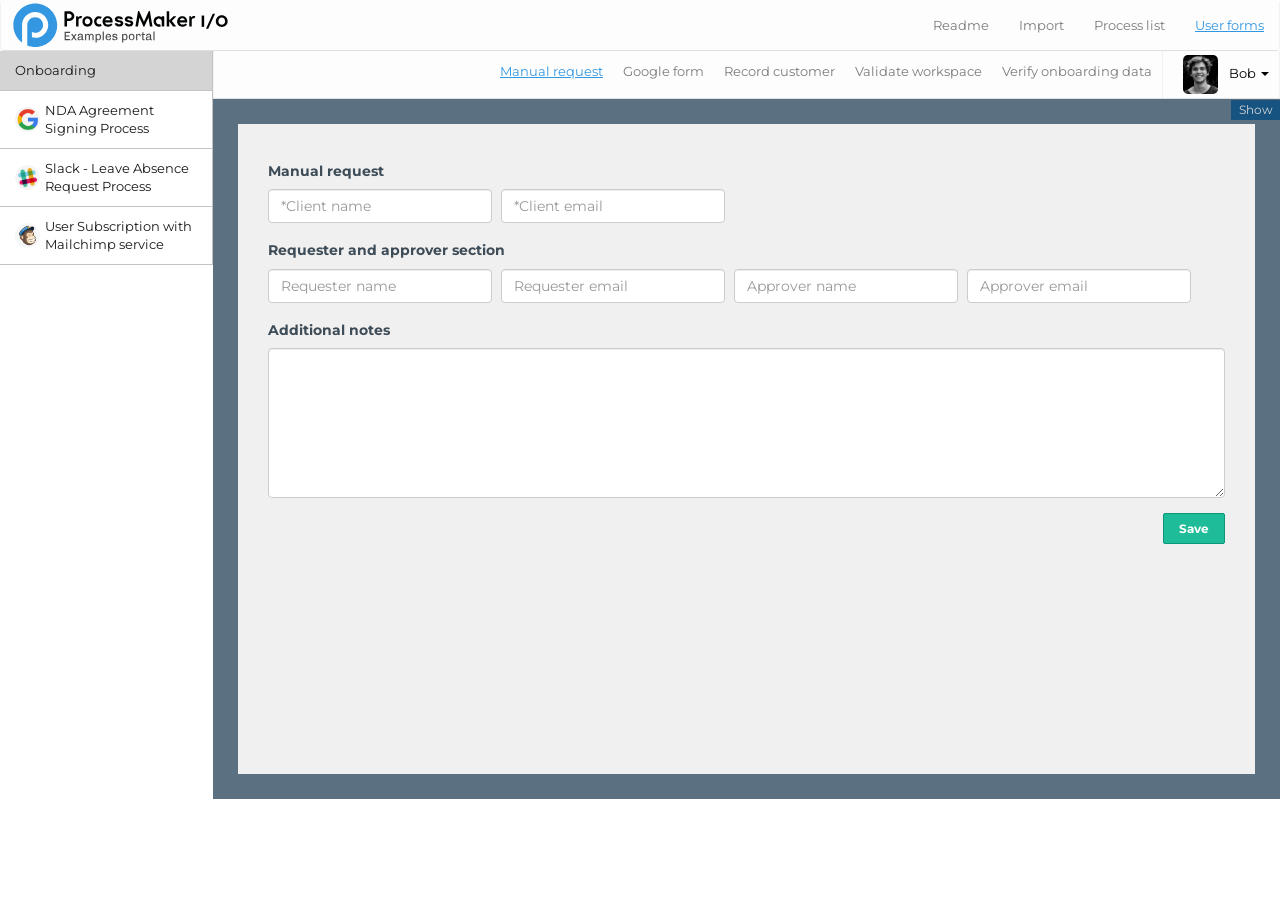
<file: index.html>
<!DOCTYPE html>
<html lang="en">
<head>
  <meta charset="UTF-8">
  <meta name="viewport" content="width=device-width, initial-scale=1.0">
  <meta http-equiv="X-UA-Compatible" content="IE=edge,chrome=1" />
  <link rel="icon" href="favicon.png" type="image/png">
  <title>Examples - ProcessMaker I/O</title>
  <!-- Bootstrap -->
  <link rel="stylesheet" href="assets/bootstrap-3.3.7/css/bootstrap.min.css" />
  <!-- Fontawesome -->
  <link rel="stylesheet" href="assets/font-awesome-4.7.0/css/font-awesome.min.css" />
  <!-- Monserrat -->
  <link href="https://fonts.googleapis.com/css?family=Montserrat" rel="stylesheet" type="text/css">
  <!-- Main styles -->
  <link rel="stylesheet" href="assets/css/main.css"/>
</head>
<body>
  <div class="body-wrapper">
    <!-- HEADER -->
    <nav class="navbar navbar-default">
      <div class="container-fluid">
        <!-- Brand and toggle get grouped for better mobile display -->
        <div class="navbar-header">
          <button type="button" class="navbar-toggle collapsed" data-toggle="collapse" data-target="#navbar-mainmenu" aria-expanded="false">
            <span class="sr-only">Menu</span>
            <span class="icon-bar"></span>
            <span class="icon-bar"></span>
            <span class="icon-bar"></span>
          </button>
          <a class="navbar-brand" href="#">
            <img src="assets/img/processmaker_examples-portal.svg" alt="ProcessMaker I/O">
          </a>
        </div>

        <!-- Collect the nav links, forms, and other content for toggling -->
        <div class="collapse navbar-collapse" id="navbar-mainmenu">
          <ul class="nav navbar-nav navbar-right">
            <li><a href="readme.html">Readme</a></li>
            <li><a href="import.html">Import</a></li>
            <li><a href="#">Process list</a></li>
            <li class="active"><a href="#">User forms <span class="sr-only">(current)</span></a></li>
          </ul>
        </div><!-- /.navbar-collapse -->
      </div><!-- /.container-fluid -->
    </nav>
    <!-- CONTENT -->
    <div class="container-fluid">
      <div class="row is-flex">
        <div class="examples__sidebar no-float col-xs-12 col-sm-2 col-md-2 col-lg-2">
          <ul class="nav nav-pills nav-stacked">
            <li role="presentation" class="active"><a href="#">Onboarding</a></li>
            <li role="presentation"><a href="#"><img src="assets/img/google.jpg" alt="Google"> NDA Agreement Signing Process</a></li>
            <li role="presentation"><a href="#"><img src="assets/img/slack.ico" alt="Slack"> Slack - Leave Absence Request Process</a></li>
            <li role="presentation"><a href="#"><img src="assets/img/mailchimp.png" alt="Mailchimp"> User Subscription with Mailchimp service</a></li>
          </ul>
        </div>
        <div class="examples__content no-float col-xs-12 col-sm-10 col-md-10 col-lg-10">
          <div class="row">
            <nav class="examples__submenu navbar navbar-default">
              <div class="container-fluid">
                <div class="navbar-header">
                  <button type="button" class="navbar-toggle collapsed" data-toggle="collapse" data-target="#navbar-submenu" aria-expanded="false">
                    <span class="sr-only">Menu</span>
                    <span class="icon-bar"></span>
                    <span class="icon-bar"></span>
                    <span class="icon-bar"></span>
                  </button>
                </div>
                <!-- Collect the nav links, forms, and other content for toggling -->
                <div class="collapse navbar-collapse" id="navbar-submenu">
                  <ul class="nav navbar-nav navbar-right">
                    <li class="active"><a href="#">Manual request <span class="sr-only">(current)</span></a></li>
                    <li><a href="#">Google form</a></li>
                    <li><a href="#">Record customer</a></li>
                    <li><a href="#">Validate workspace</a></li>
                    <li><a href="#">Verify onboarding data</a></li>
                    <li class="dropdown">
                      <a href="#" class="dropdown-toggle" data-toggle="dropdown" role="button" aria-haspopup="true" aria-expanded="false">
                        <img src="assets/img/bob.jpg" alt="User">
                        Bob <span class="caret"></span>
                      </a>
                      <ul class="dropdown-menu">
                        <li><a href="readme.html"><img src="assets/img/test-user.jpg" alt="Test"> Test</a></li>
                        <li><a href="import.html"><img src="assets/img/alice.jpg" alt="Alice"> Alice</a></li>
                        <li><a href="home.html"><img src="assets/img/bob.jpg" alt="Bob"> Bob</a></li>
                      </ul>
                    </li>
                  </ul>
                </div><!-- /.navbar-collapse -->
              </div><!-- /.container-fluid -->
            </nav>
          </div>
          <div class="row">
            <div class="examples__content-wrapper col-xs-12 col-sm-12 col-md-12 col-lg-12" id="site-wrapper">
              <div class="examples__content-canvas" id="site-canvas">
                <div class="examples__main-content">
                  <form class="examples__content__form form-inline">
                    <h5>Manual request</h5>
                    <div class="form-group">
                      <input type="text" class="form-control" placeholder="*Client name">
                    </div>
                    <div class="form-group">
                      <input type="email" class="form-control" placeholder="*Client email">
                    </div>
                    <h5>Requester and approver section</h5>
                    <div class="form-group">
                      <input type="text" class="form-control" placeholder="Requester name">
                    </div>
                    <div class="form-group">
                      <input type="email" class="form-control" placeholder="Requester email">
                    </div>
                    <div class="form-group">
                      <input type="text" class="form-control" placeholder="Approver name">
                    </div>
                    <div class="form-group">
                      <input type="email" class="form-control" placeholder="Approver email">
                    </div>
                    <h5>Additional notes</h5>
                    <textarea class="form-control"></textarea>
                    <button type="button" name="button" class="btn--action">Save</button>
                  </form>
                </div>
                <div class="examples__sidebar-content" id="site-menu">
                  <i class="examples__sidebar-content__footer">Show</i>
                  <div class="panel-group" id="accordion" role="tablist" aria-multiselectable="true">
                    <div class="panel panel-default">
                      <div class="panel-heading" role="tab" id="headingOne">
                        <h4 class="panel-title">
                          <a role="button" data-toggle="collapse" data-parent="#accordion" href="#collapseOne" aria-expanded="true" aria-controls="collapseOne">
                            Show request
                          </a>
                        </h4>
                      </div>
                      <div id="collapseOne" class="panel-collapse collapse in" role="tabpanel" aria-labelledby="headingOne">
                        <div class="panel-body">
                          Lorem ipsum dolor sit amet, consectetur adipiscing elit. Donec tortor justo, accumsan id urna id, venenatis consequat eros. Maecenas nisl dolor, blandit sed posuere vitae, pellentesque vitae eros. Nam quis urna vel tortor egestas convallis ornare id purus.
                        </div>
                      </div>
                    </div>
                    <div class="panel panel-default">
                      <div class="panel-heading" role="tab" id="headingTwo">
                        <h4 class="panel-title">
                          <a class="collapsed" role="button" data-toggle="collapse" data-parent="#accordion" href="#collapseTwo" aria-expanded="false" aria-controls="collapseTwo">
                            Show request
                          </a>
                        </h4>
                      </div>
                      <div id="collapseTwo" class="panel-collapse collapse" role="tabpanel" aria-labelledby="headingTwo">
                        <div class="panel-body">
                          Lorem ipsum dolor sit amet, consectetur adipiscing elit. Donec tortor justo, accumsan id urna id, venenatis consequat eros. Maecenas nisl dolor, blandit sed posuere vitae, pellentesque vitae eros. Nam quis urna vel tortor egestas convallis ornare id purus.
                        </div>
                      </div>
                    </div>
                  </div>
                </div>
              </div>
            </div>
          </div>
        </div>
      </div>
    </div>
    <!-- FOOTER -->
    <footer></footer>
  </div>

  <!-- PLUGINS & SCRIPTS -->
  <script src="assets/js/jquery-3.2.1.min.js"></script>
  <script src="assets/bootstrap-3.3.7/js/bootstrap.min.js"></script>
  <!-- Custom scripts -->
  <script type="text/javascript">
    /*====================================
    =            ON DOM READY            =
    ====================================*/
    $(function() {
      $('.examples__sidebar-content__footer').click(function() {
        // Calling a function in case you want to expand upon this.
        toggleNav();
      });
    });

    /*========================================
    =            CUSTOM FUNCTIONS            =
    ========================================*/
    function toggleNav() {
      if ($('#site-wrapper').hasClass('show-nav')) {
        // Do things on Nav Close
        $('#site-wrapper').removeClass('show-nav');
        $('.examples__sidebar-content__footer').text('Show');
      } else {
        // Do things on Nav Open
        $('#site-wrapper').addClass('show-nav');
        $('.examples__sidebar-content__footer').text('Hide');
      }

      //$('#site-wrapper').toggleClass('show-nav');
    }
  </script>
</body>
</html>
</file>
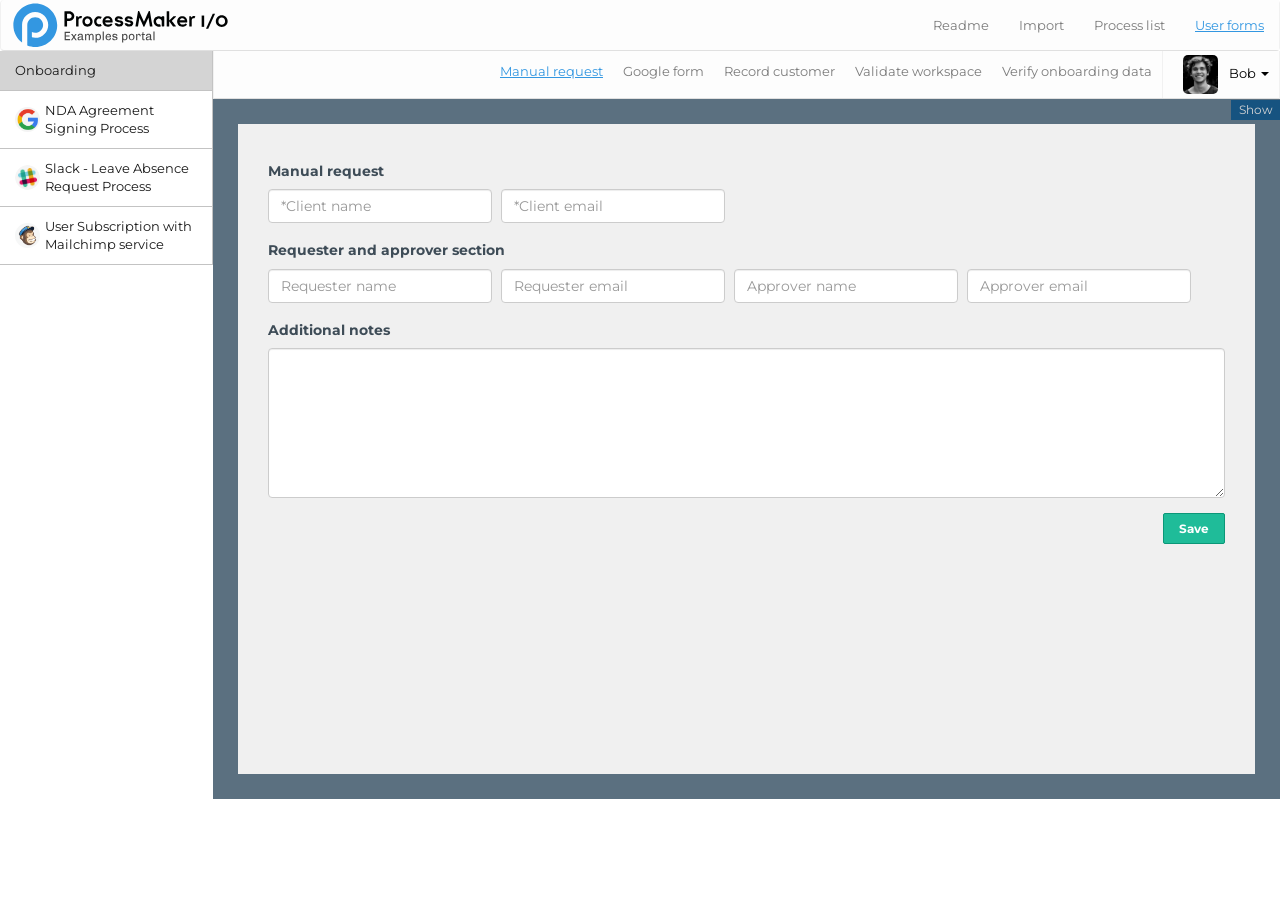
<file: home.html>
<!DOCTYPE html>
<html lang="en">
<head>
  <meta charset="UTF-8">
  <meta name="viewport" content="width=device-width, initial-scale=1.0">
  <meta http-equiv="X-UA-Compatible" content="IE=edge,chrome=1" />
  <link rel="icon" href="favicon.png" type="image/png">
  <title>Examples - ProcessMaker I/O</title>
  <!-- Bootstrap -->
  <link rel="stylesheet" href="assets/bootstrap-3.3.7/css/bootstrap.min.css" />
  <!-- Fontawesome -->
  <link rel="stylesheet" href="assets/font-awesome-4.7.0/css/font-awesome.min.css" />
  <!-- Monserrat -->
  <link href="https://fonts.googleapis.com/css?family=Montserrat" rel="stylesheet" type="text/css">
  <!-- Main styles -->
  <link rel="stylesheet" href="assets/css/main.css"/>
</head>
<body>
  <div class="body-wrapper">
    <!-- HEADER -->
    <nav class="navbar navbar-default">
      <div class="container-fluid">
        <!-- Brand and toggle get grouped for better mobile display -->
        <div class="navbar-header">
          <button type="button" class="navbar-toggle collapsed" data-toggle="collapse" data-target="#navbar-mainmenu" aria-expanded="false">
            <span class="sr-only">Menu</span>
            <span class="icon-bar"></span>
            <span class="icon-bar"></span>
            <span class="icon-bar"></span>
          </button>
          <a class="navbar-brand" href="#">
            <img src="assets/img/processmaker_examples-portal.svg" alt="ProcessMaker I/O">
          </a>
        </div>

        <!-- Collect the nav links, forms, and other content for toggling -->
        <div class="collapse navbar-collapse" id="navbar-mainmenu">
          <ul class="nav navbar-nav navbar-right">
            <li><a href="index.html">Readme</a></li>
            <li><a href="import.html">Import</a></li>
            <li><a href="#">Process list</a></li>
            <li class="active"><a href="#">User forms <span class="sr-only">(current)</span></a></li>
          </ul>
        </div><!-- /.navbar-collapse -->
      </div><!-- /.container-fluid -->
    </nav>
    <!-- CONTENT -->
    <div class="container-fluid">
      <div class="row is-flex">
        <div class="examples__sidebar no-float col-xs-12 col-sm-2 col-md-2 col-lg-2">
          <ul class="nav nav-pills nav-stacked">
            <li role="presentation" class="active"><a href="#">Onboarding</a></li>
            <li role="presentation"><a href="#"><img src="assets/img/google.jpg" alt="Google"> NDA Agreement Signing Process</a></li>
            <li role="presentation"><a href="#"><img src="assets/img/slack.ico" alt="Slack"> Slack - Leave Absence Request Process</a></li>
            <li role="presentation"><a href="#"><img src="assets/img/mailchimp.png" alt="Mailchimp"> User Subscription with Mailchimp service</a></li>
          </ul>
        </div>
        <div class="examples__content no-float col-xs-12 col-sm-10 col-md-10 col-lg-10">
          <div class="row">
            <nav class="examples__submenu navbar navbar-default">
              <div class="container-fluid">
                <div class="navbar-header">
                  <button type="button" class="navbar-toggle collapsed" data-toggle="collapse" data-target="#navbar-submenu" aria-expanded="false">
                    <span class="sr-only">Menu</span>
                    <span class="icon-bar"></span>
                    <span class="icon-bar"></span>
                    <span class="icon-bar"></span>
                  </button>
                </div>
                <!-- Collect the nav links, forms, and other content for toggling -->
                <div class="collapse navbar-collapse" id="navbar-submenu">
                  <ul class="nav navbar-nav navbar-right">
                    <li class="active"><a href="#">Manual request <span class="sr-only">(current)</span></a></li>
                    <li><a href="#">Google form</a></li>
                    <li><a href="#">Record customer</a></li>
                    <li><a href="#">Validate workspace</a></li>
                    <li><a href="#">Verify onboarding data</a></li>
                    <li class="dropdown">
                      <a href="#" class="dropdown-toggle" data-toggle="dropdown" role="button" aria-haspopup="true" aria-expanded="false">
                        <img src="assets/img/bob.jpg" alt="User">
                        Bob <span class="caret"></span>
                      </a>
                      <ul class="dropdown-menu">
                        <li><a href="index.html"><img src="assets/img/test-user.jpg" alt="Test"> Test</a></li>
                        <li><a href="import.html"><img src="assets/img/alice.jpg" alt="Alice"> Alice</a></li>
                        <li><a href="home.html"><img src="assets/img/bob.jpg" alt="Bob"> Bob</a></li>
                      </ul>
                    </li>
                  </ul>
                </div><!-- /.navbar-collapse -->
              </div><!-- /.container-fluid -->
            </nav>
          </div>
          <div class="row">
            <div class="examples__content-wrapper col-xs-12 col-sm-12 col-md-12 col-lg-12" id="site-wrapper">
              <div class="examples__content-canvas" id="site-canvas">
                <div class="examples__main-content">
                  <form class="examples__content__form form-inline">
                    <h5>Manual request</h5>
                    <div class="form-group">
                      <input type="text" class="form-control" placeholder="*Client name">
                    </div>
                    <div class="form-group">
                      <input type="email" class="form-control" placeholder="*Client email">
                    </div>
                    <h5>Requester and approver section</h5>
                    <div class="form-group">
                      <input type="text" class="form-control" placeholder="Requester name">
                    </div>
                    <div class="form-group">
                      <input type="email" class="form-control" placeholder="Requester email">
                    </div>
                    <div class="form-group">
                      <input type="text" class="form-control" placeholder="Approver name">
                    </div>
                    <div class="form-group">
                      <input type="email" class="form-control" placeholder="Approver email">
                    </div>
                    <h5>Additional notes</h5>
                    <textarea class="form-control"></textarea>
                    <button type="button" name="button" class="btn--action">Save</button>
                  </form>
                </div>
                <div class="examples__sidebar-content" id="site-menu">
                  <i class="examples__sidebar-content__footer">Show</i>
                  <div class="panel-group" id="accordion" role="tablist" aria-multiselectable="true">
                    <div class="panel panel-default">
                      <div class="panel-heading" role="tab" id="headingOne">
                        <h4 class="panel-title">
                          <a role="button" data-toggle="collapse" data-parent="#accordion" href="#collapseOne" aria-expanded="true" aria-controls="collapseOne">
                            Show request
                          </a>
                        </h4>
                      </div>
                      <div id="collapseOne" class="panel-collapse collapse in" role="tabpanel" aria-labelledby="headingOne">
                        <div class="panel-body">
                          Lorem ipsum dolor sit amet, consectetur adipiscing elit. Donec tortor justo, accumsan id urna id, venenatis consequat eros. Maecenas nisl dolor, blandit sed posuere vitae, pellentesque vitae eros. Nam quis urna vel tortor egestas convallis ornare id purus.
                        </div>
                      </div>
                    </div>
                    <div class="panel panel-default">
                      <div class="panel-heading" role="tab" id="headingTwo">
                        <h4 class="panel-title">
                          <a class="collapsed" role="button" data-toggle="collapse" data-parent="#accordion" href="#collapseTwo" aria-expanded="false" aria-controls="collapseTwo">
                            Show request
                          </a>
                        </h4>
                      </div>
                      <div id="collapseTwo" class="panel-collapse collapse" role="tabpanel" aria-labelledby="headingTwo">
                        <div class="panel-body">
                          Lorem ipsum dolor sit amet, consectetur adipiscing elit. Donec tortor justo, accumsan id urna id, venenatis consequat eros. Maecenas nisl dolor, blandit sed posuere vitae, pellentesque vitae eros. Nam quis urna vel tortor egestas convallis ornare id purus.
                        </div>
                      </div>
                    </div>
                  </div>
                </div>
              </div>
            </div>
          </div>
        </div>
      </div>
    </div>
    <!-- FOOTER -->
    <footer></footer>
  </div>

  <!-- PLUGINS & SCRIPTS -->
  <script src="assets/js/jquery-3.2.1.min.js"></script>
  <script src="assets/bootstrap-3.3.7/js/bootstrap.min.js"></script>
  <!-- Custom scripts -->
  <script type="text/javascript">
    /*====================================
    =            ON DOM READY            =
    ====================================*/
    $(function() {
      $('.examples__sidebar-content__footer').click(function() {
        // Calling a function in case you want to expand upon this.
        toggleNav();
      });
    });

    /*========================================
    =            CUSTOM FUNCTIONS            =
    ========================================*/
    function toggleNav() {
      if ($('#site-wrapper').hasClass('show-nav')) {
        // Do things on Nav Close
        $('#site-wrapper').removeClass('show-nav');
        $('.examples__sidebar-content__footer').text('Show');
      } else {
        // Do things on Nav Open
        $('#site-wrapper').addClass('show-nav');
        $('.examples__sidebar-content__footer').text('Hide');
      }

      //$('#site-wrapper').toggleClass('show-nav');
    }
  </script>
</body>
</html>
</file>
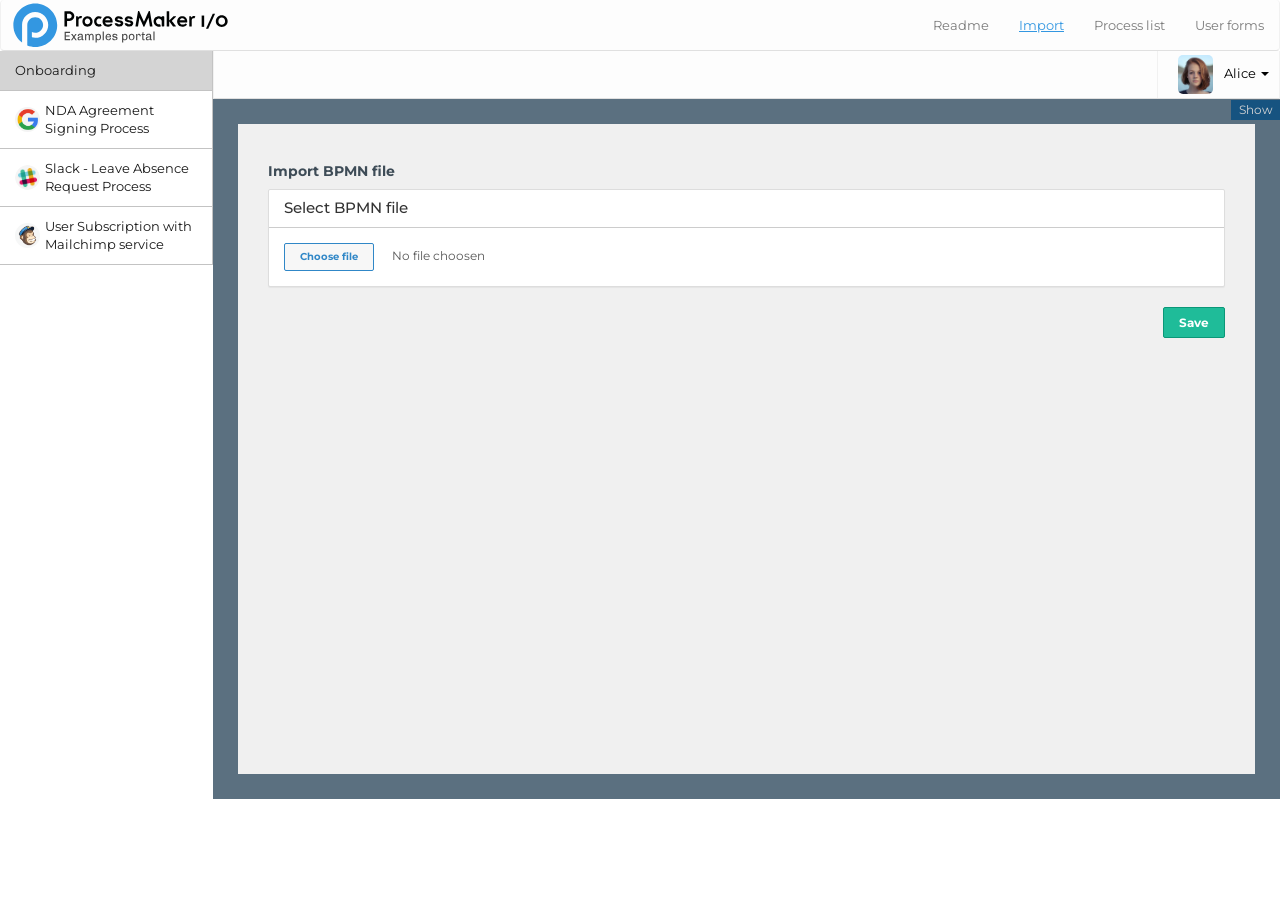
<file: import.html>
<!DOCTYPE html>
<html lang="en">
<head>
  <meta charset="UTF-8">
  <meta name="viewport" content="width=device-width, initial-scale=1.0">
  <meta http-equiv="X-UA-Compatible" content="IE=edge,chrome=1" />
  <link rel="icon" href="favicon.png" type="image/png">
  <title>Examples - ProcessMaker I/O</title>
  <!-- Bootstrap -->
  <link rel="stylesheet" href="assets/bootstrap-3.3.7/css/bootstrap.min.css" />
  <!-- Fontawesome -->
  <link rel="stylesheet" href="assets/font-awesome-4.7.0/css/font-awesome.min.css" />
  <!-- Monserrat -->
  <link href="https://fonts.googleapis.com/css?family=Montserrat" rel="stylesheet" type="text/css">
  <!-- Main styles -->
  <link rel="stylesheet" href="assets/css/main.css"/>
</head>
<body>
  <div class="body-wrapper">
    <!-- HEADER -->
    <nav class="navbar navbar-default">
      <div class="container-fluid">
        <!-- Brand and toggle get grouped for better mobile display -->
        <div class="navbar-header">
          <button type="button" class="navbar-toggle collapsed" data-toggle="collapse" data-target="#navbar-mainmenu" aria-expanded="false">
            <span class="sr-only">Menu</span>
            <span class="icon-bar"></span>
            <span class="icon-bar"></span>
            <span class="icon-bar"></span>
          </button>
          <a class="navbar-brand" href="#">
            <img src="assets/img/processmaker_examples-portal.svg" alt="ProcessMaker I/O">
          </a>
        </div>

        <!-- Collect the nav links, forms, and other content for toggling -->
        <div class="collapse navbar-collapse" id="navbar-mainmenu">
          <ul class="nav navbar-nav navbar-right">
            <li><a href="index.html">Readme</a></li>
            <li class="active"><a href="#">Import <span class="sr-only">(current)</span></a></li>
            <li><a href="#">Process list</a></li>
            <li><a href="home.html">User forms</a></li>
          </ul>
        </div><!-- /.navbar-collapse -->
      </div><!-- /.container-fluid -->
    </nav>
    <!-- CONTENT -->
    <div class="container-fluid">
      <div class="row is-flex">
        <div class="examples__sidebar no-float col-xs-12 col-sm-2 col-md-2 col-lg-2">
          <ul class="nav nav-pills nav-stacked">
            <li role="presentation" class="active"><a href="#">Onboarding</a></li>
            <li role="presentation"><a href="#"><img src="assets/img/google.jpg" alt="Google"> NDA Agreement Signing Process</a></li>
            <li role="presentation"><a href="#"><img src="assets/img/slack.ico" alt="Slack"> Slack - Leave Absence Request Process</a></li>
            <li role="presentation"><a href="#"><img src="assets/img/mailchimp.png" alt="Mailchimp"> User Subscription with Mailchimp service</a></li>
          </ul>
        </div>
        <div class="examples__content no-float col-xs-12 col-sm-10 col-md-10 col-lg-10">
          <div class="row">
            <nav class="examples__submenu navbar navbar-default">
              <div class="container-fluid">
                <!-- Brand and toggle get grouped for better mobile display -->
                <div class="navbar-header">
                  <button type="button" class="navbar-toggle collapsed" data-toggle="collapse" data-target="#navbar-subnmenu" aria-expanded="false">
                    <span class="sr-only">Menu</span>
                    <span class="icon-bar"></span>
                    <span class="icon-bar"></span>
                    <span class="icon-bar"></span>
                  </button>
                </div>
                <!-- Collect the nav links, forms, and other content for toggling -->
                <div class="collapse navbar-collapse" id="navbar-subnmenu">
                  <ul class="nav navbar-nav navbar-right">
                    <li class="dropdown">
                      <a href="#" class="dropdown-toggle" data-toggle="dropdown" role="button" aria-haspopup="true" aria-expanded="false">
                        <img src="assets/img/alice.jpg" alt="User">
                        Alice <span class="caret"></span>
                      </a>
                      <ul class="dropdown-menu">
                        <li><a href="index.html"><img src="assets/img/test-user.jpg" alt="Test"> Test</a></li>
                        <li><a href="import.html"><img src="assets/img/alice.jpg" alt="Alice"> Alice</a></li>
                        <li><a href="home.html"><img src="assets/img/bob.jpg" alt="Bob"> Bob</a></li>
                      </ul>
                    </li>
                  </ul>
                </div><!-- /.navbar-collapse -->
              </div><!-- /.container-fluid -->
            </nav>
          </div>
          <div class="row">
            <div class="examples__content-wrapper col-xs-12 col-sm-12 col-md-12 col-lg-12" id="site-wrapper">
              <div class="examples__content-canvas" id="site-canvas">
                <div class="examples__main-content">
                  <form class="examples__content__form">
                    <h5>Import BPMN file</h5>
                    <div class="examples__content-import panel panel-default">
                      <div class="panel-heading">
                        <h3 class="panel-title">Select BPMN file</h3>
                      </div>
                      <div class="panel-body">
                        <button type="button" name="button" class="btn--flat">Choose file</button>
                        <span>No file choosen</span>
                      </div>
                    </div>
                    <button type="button" name="button" class="btn--action">Save</button>
                  </form>
                </div>
                <div class="examples__sidebar-content" id="site-menu">
                  <i class="examples__sidebar-content__footer">Show</i>
                  <div class="panel-group" id="accordion" role="tablist" aria-multiselectable="true">
                    <div class="panel panel-default">
                      <div class="panel-heading" role="tab" id="headingOne">
                        <h4 class="panel-title">
                          <a role="button" data-toggle="collapse" data-parent="#accordion" href="#collapseOne" aria-expanded="true" aria-controls="collapseOne">
                            Show request
                          </a>
                        </h4>
                      </div>
                      <div id="collapseOne" class="panel-collapse collapse in" role="tabpanel" aria-labelledby="headingOne">
                        <div class="panel-body">
                          Lorem ipsum dolor sit amet, consectetur adipiscing elit. Donec tortor justo, accumsan id urna id, venenatis consequat eros. Maecenas nisl dolor, blandit sed posuere vitae, pellentesque vitae eros. Nam quis urna vel tortor egestas convallis ornare id purus.
                        </div>
                      </div>
                    </div>
                    <div class="panel panel-default">
                      <div class="panel-heading" role="tab" id="headingTwo">
                        <h4 class="panel-title">
                          <a class="collapsed" role="button" data-toggle="collapse" data-parent="#accordion" href="#collapseTwo" aria-expanded="false" aria-controls="collapseTwo">
                            Show request
                          </a>
                        </h4>
                      </div>
                      <div id="collapseTwo" class="panel-collapse collapse" role="tabpanel" aria-labelledby="headingTwo">
                        <div class="panel-body">
                          Lorem ipsum dolor sit amet, consectetur adipiscing elit. Donec tortor justo, accumsan id urna id, venenatis consequat eros. Maecenas nisl dolor, blandit sed posuere vitae, pellentesque vitae eros. Nam quis urna vel tortor egestas convallis ornare id purus.
                        </div>
                      </div>
                    </div>
                  </div>
                </div>
              </div>
            </div>
          </div>
        </div>
      </div>
    </div>
    <!-- FOOTER -->
    <footer></footer>
  </div>

  <!-- PLUGINS & SCRIPTS -->
  <script src="assets/js/jquery-3.2.1.min.js"></script>
  <script src="assets/bootstrap-3.3.7/js/bootstrap.min.js"></script>
  <!-- Custom scripts -->
  <script type="text/javascript">
  /*====================================
  =            ON DOM READY            =
  ====================================*/
  $(function() {
    $('.examples__sidebar-content__footer').click(function() {
      // Calling a function in case you want to expand upon this.
      toggleNav();
    });
  });

  /*========================================
  =            CUSTOM FUNCTIONS            =
  ========================================*/
  function toggleNav() {
    if ($('#site-wrapper').hasClass('show-nav')) {
      // Do things on Nav Close
      $('#site-wrapper').removeClass('show-nav');
      $('.examples__sidebar-content__footer').text('Show');
    } else {
      // Do things on Nav Open
      $('#site-wrapper').addClass('show-nav');
      $('.examples__sidebar-content__footer').text('Hide');
    }

    //$('#site-wrapper').toggleClass('show-nav');
  }
  </script>
</body>
</html>
</file>
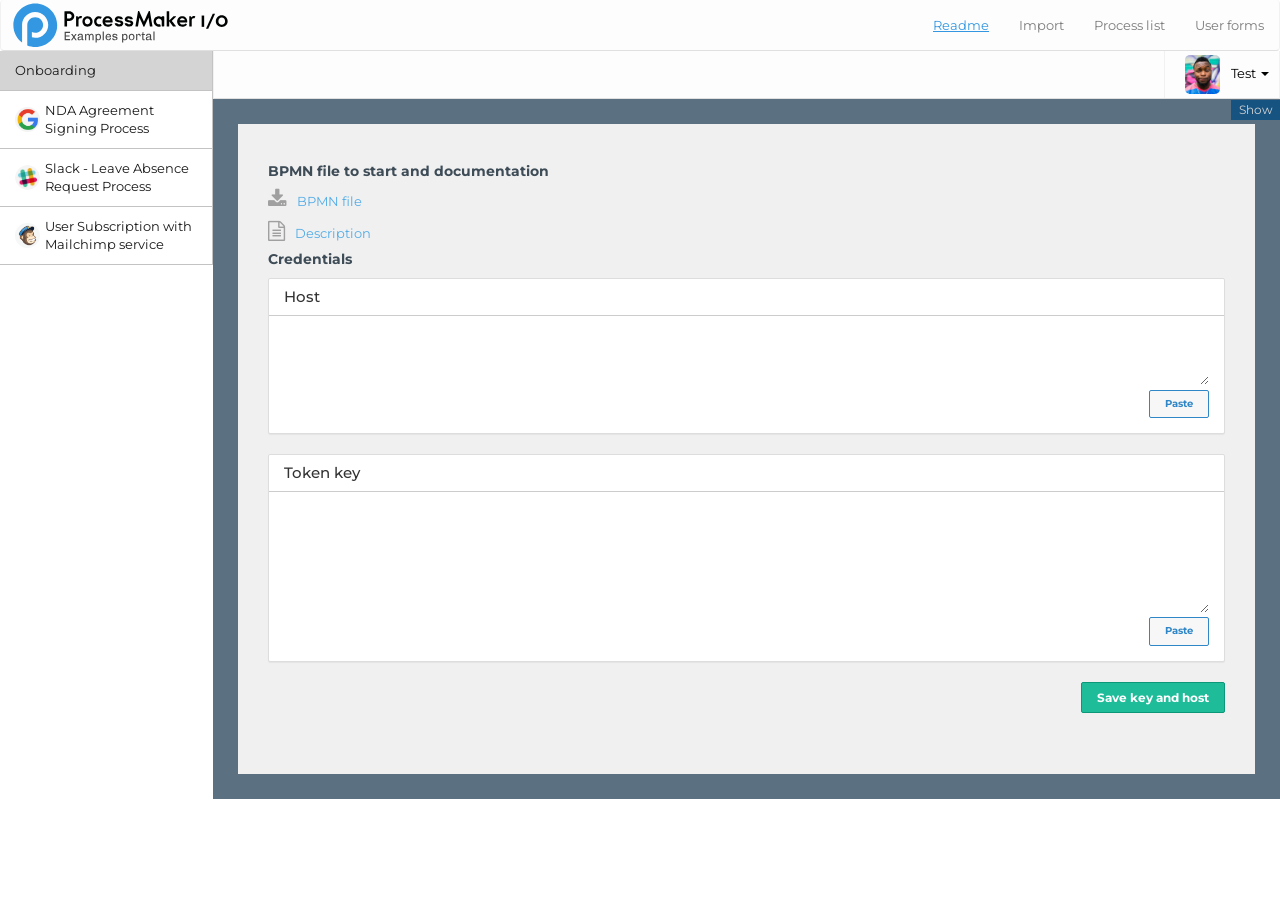
<file: readme.html>
<!DOCTYPE html>
<html lang="en">
<head>
  <meta charset="UTF-8">
  <meta name="viewport" content="width=device-width, initial-scale=1.0">
  <meta http-equiv="X-UA-Compatible" content="IE=edge,chrome=1" />
  <link rel="icon" href="favicon.png" type="image/png">
  <title>Examples - ProcessMaker I/O</title>
  <!-- Bootstrap -->
  <link rel="stylesheet" href="assets/bootstrap-3.3.7/css/bootstrap.min.css" />
  <!-- Fontawesome -->
  <link rel="stylesheet" href="assets/font-awesome-4.7.0/css/font-awesome.min.css" />
  <!-- Monserrat -->
  <link href="https://fonts.googleapis.com/css?family=Montserrat" rel="stylesheet" type="text/css">
  <!-- Main styles -->
  <link rel="stylesheet" href="assets/css/main.css"/>
</head>
<body>
  <div class="body-wrapper">
    <!-- HEADER -->
    <nav class="navbar navbar-default">
      <div class="container-fluid">
        <!-- Brand and toggle get grouped for better mobile display -->
        <div class="navbar-header">
          <button type="button" class="navbar-toggle collapsed" data-toggle="collapse" data-target="#navbar-mainmenu" aria-expanded="false">
            <span class="sr-only">Menu</span>
            <span class="icon-bar"></span>
            <span class="icon-bar"></span>
            <span class="icon-bar"></span>
          </button>
          <a class="navbar-brand" href="#">
            <img src="assets/img/processmaker_examples-portal.svg" alt="ProcessMaker I/O">
          </a>
        </div>

        <!-- Collect the nav links, forms, and other content for toggling -->
        <div class="collapse navbar-collapse" id="navbar-mainmenu">
          <ul class="nav navbar-nav navbar-right">
            <li class="active"><a href="#">Readme <span class="sr-only">(current)</span></a></li>
            <li><a href="import.html">Import</a></li>
            <li><a href="#">Process list</a></li>
            <li><a href="home.html">User forms</a></li>
          </ul>
        </div><!-- /.navbar-collapse -->
      </div><!-- /.container-fluid -->
    </nav>
    <!-- CONTENT -->
    <div class="container-fluid">
      <div class="row is-flex">
        <div class="examples__sidebar no-float col-xs-12 col-sm-2 col-md-2 col-lg-2">
          <ul class="nav nav-pills nav-stacked">
            <li role="presentation" class="active"><a href="#">Onboarding</a></li>
            <li role="presentation"><a href="#"><img src="assets/img/google.jpg" alt="Google"> <span>NDA Agreement Signing Process</span></a></li>
            <li role="presentation"><a href="#"><img src="assets/img/slack.ico" alt="Slack"> <span>Slack - Leave Absence Request Process</span></a></li>
            <li role="presentation"><a href="#"><img src="assets/img/mailchimp.png" alt="Mailchimp"> <span>User Subscription with Mailchimp service</span></a></li>
          </ul>
        </div>
        <div class="examples__content no-float col-xs-12 col-sm-10 col-md-10 col-lg-10">
          <div class="row">
            <nav class="examples__submenu navbar navbar-default">
              <div class="container-fluid">
                <div class="navbar-header">
                  <button type="button" class="navbar-toggle collapsed" data-toggle="collapse" data-target="#navbar-submenu" aria-expanded="false">
                    <span class="sr-only">Menu</span>
                    <span class="icon-bar"></span>
                    <span class="icon-bar"></span>
                    <span class="icon-bar"></span>
                  </button>
                </div>
                <!-- Collect the nav links, forms, and other content for toggling -->
                <div class="collapse navbar-collapse" id="navbar-submenu">
                  <ul class="nav navbar-nav navbar-right">
                    <li class="dropdown">
                      <a href="#" class="dropdown-toggle" data-toggle="dropdown" role="button" aria-haspopup="true" aria-expanded="false">
                        <img src="assets/img/test-user.jpg" alt="User">
                        Test <span class="caret"></span>
                      </a>
                      <ul class="dropdown-menu">
                        <li><a href="readme.html"><img src="assets/img/test-user.jpg" alt="Test"> Test</a></li>
                        <li><a href="import.html"><img src="assets/img/alice.jpg" alt="Alice"> Alice</a></li>
                        <li><a href="home.html"><img src="assets/img/bob.jpg" alt="Bob"> Bob</a></li>
                      </ul>
                    </li>
                  </ul>
                </div><!-- /.navbar-collapse -->
              </div><!-- /.container-fluid -->
            </nav>
          </div>
          <div class="row">
            <div class="examples__content-wrapper col-xs-12 col-sm-8 col-md-8 col-lg-8" id="site-wrapper">
              <form class="examples__content__form">
                <div class="examples__content-canvas" id="site-canvas">
                  <div class="examples__main-content">
                  <h5>BPMN file to start and documentation</h5>
                  <div class="examples__main-content__icons"><i class="fa fa-download"></i><a href="#">BPMN file</a></div>
                  <div class="examples__main-content__icons"><i class="fa fa-file-text-o"></i><a href="#">Description</a></div>
                  <h5>Credentials</h5>
                  <div class="panel panel-default">
                    <div class="panel-heading">
                      <h3 class="panel-title">Host</h3>
                    </div>
                    <div class="panel-body">
                      <textarea name="name" rows="2" placeholder="URL https://your.domain/api/v1/">
                      </textarea>
                      <button type="button" name="button" class="btn--flat">Paste</button>
                    </div>
                  </div>

                  <div class="panel panel-default">
                    <div class="panel-heading">
                      <h3 class="panel-title">Token key</h3>
                    </div>
                    <div class="panel-body">
                      <textarea name="name" rows="5" placeholder="Key for text">
                      </textarea>
                      <button type="button" name="button" class="btn--flat">Paste</button>
                    </div>
                  </div>
                  <button type="button" name="button" class="btn--action">Save key and host</button>
                  </div>
                  <div class="examples__sidebar-content" id="site-menu">
                    <i class="examples__sidebar-content__footer">Show</i>
                    <div class="panel-group" id="accordion" role="tablist" aria-multiselectable="true">
                      <div class="panel panel-default">
                        <div class="panel-heading" role="tab" id="headingOne">
                          <h4 class="panel-title">
                            <a role="button" data-toggle="collapse" data-parent="#accordion" href="#collapseOne" aria-expanded="true" aria-controls="collapseOne">
                              Show request
                            </a>
                          </h4>
                        </div>
                        <div id="collapseOne" class="panel-collapse collapse in" role="tabpanel" aria-labelledby="headingOne">
                          <div class="panel-body">
                            Lorem ipsum dolor sit amet, consectetur adipiscing elit. Donec tortor justo, accumsan id urna id, venenatis consequat eros. Maecenas nisl dolor, blandit sed posuere vitae, pellentesque vitae eros. Nam quis urna vel tortor egestas convallis ornare id purus.
                          </div>
                        </div>
                      </div>
                      <div class="panel panel-default">
                        <div class="panel-heading" role="tab" id="headingTwo">
                          <h4 class="panel-title">
                            <a class="collapsed" role="button" data-toggle="collapse" data-parent="#accordion" href="#collapseTwo" aria-expanded="false" aria-controls="collapseTwo">
                              Show request
                            </a>
                          </h4>
                        </div>
                        <div id="collapseTwo" class="panel-collapse collapse" role="tabpanel" aria-labelledby="headingTwo">
                          <div class="panel-body">
                            Lorem ipsum dolor sit amet, consectetur adipiscing elit. Donec tortor justo, accumsan id urna id, venenatis consequat eros. Maecenas nisl dolor, blandit sed posuere vitae, pellentesque vitae eros. Nam quis urna vel tortor egestas convallis ornare id purus.
                          </div>
                        </div>
                      </div>
                    </div>
                  </div>
                </div>
              </form>
            </div>
          </div>
        </div>
      </div>
    </div>
    <!-- FOOTER -->
    <footer></footer>
  </div>

  <!-- PLUGINS & SCRIPTS -->
  <script src="assets/js/jquery-3.2.1.min.js"></script>
  <script src="assets/bootstrap-3.3.7/js/bootstrap.min.js"></script>
  <!-- Custom scripts -->
  <script type="text/javascript">
    /*====================================
    =            ON DOM READY            =
    ====================================*/
    $(function() {
      $('.examples__sidebar-content__footer').click(function() {
        // Calling a function in case you want to expand upon this.
        toggleNav();
      });
    });

    /*========================================
    =            CUSTOM FUNCTIONS            =
    ========================================*/
    function toggleNav() {
      if ($('#site-wrapper').hasClass('show-nav')) {
        // Do things on Nav Close
        $('#site-wrapper').removeClass('show-nav');
        $('.examples__sidebar-content__footer').text('Show');
      } else {
        // Do things on Nav Open
        $('#site-wrapper').addClass('show-nav');
        $('.examples__sidebar-content__footer').text('Hide');
      }

      //$('#site-wrapper').toggleClass('show-nav');
    }
  </script>
</body>
</html>
</file>
<file: assets/css/main.css>
/*------------------------------------------------------------------
[Main Stylesheet]

Project:  ProcessMaker I/O Examples
Version:  1.0
Last changes:  21/07/2017 [ Fixing same column heiht bug]
Assigned to:  Alejandro Serna / Luis Suarez
-------------------------------------------------------------------*/

body {
  height: 100%;
  min-height: 100%;
  margin: 0;
  padding: 0;
  background: #ffffff;
  color: #595959;
  font-family: 'Montserrat';
  font-size: 13px;
}


/* --------------------
*     Main menu
* --------------------- */

nav.navbar {
  border-top: none;
  border-bottom: none;
  z-index: 1;
}

nav.navbar-default .navbar-nav>li>a.login-btn,
nav.navbar-default .navbar-nav>li>a.login-btn:visited {
  background-color: #3397e1;
  color: #ffffff;
  padding-left: 40px;
  padding-right: 40px;
}

nav.navbar-default .navbar-nav>li>a.login-btn:hover {
  background-color: #3087c7;
  color: #ffffff;
}

nav.navbar-default .navbar-nav>li>a.sign-btn,
nav.navbar-default .navbar-nav>li>a.sign-btn:visited {
  background-color: #1fbc99;
  color: #ffffff;
  padding-left: 40px;
  padding-right: 40px;
}

nav.navbar-default .navbar-nav>li>a.sign-btn:hover {
  background-color: #0b9778;
  color: #ffffff;
}

/* * * Main Menu * * */

nav.navbar-default {
  background-color: #fdfdfd;
  border-color: #f1f1f1;
}

nav.navbar {
  margin-bottom: 0;
  border-bottom: 1px solid #e0e0e0;
}

a.navbar-brand {
  padding: 2px 0px;
}

nav.navbar>.container-fluid .navbar-brand {
  margin-left: -5px;
}

nav.navbar>.container-fluid .navbar-brand img {
  width: 220px;
}

ul.navbar-right {
  margin-right: -30px;
}

nav.navbar-default .navbar-nav>li>a {
  color: #7c7c7c;
}

nav.navbar-default .navbar-nav>li>a:focus,
nav.navbar-default .navbar-nav>li>a:hover {
  color: #3397E1;
  text-decoration: underline;
}

nav.navbar-default .navbar-nav>.active>a,
nav.navbar-default .navbar-nav>.active>a:focus,
nav.navbar-default .navbar-nav>.active>a:hover {
  background-color: #fdfdfd;
  color: #3397E1;
  text-decoration: underline;
}

/* * * Dropdowns * * */

nav.navbar-default .navbar-nav>li.dropdown>a.dropdown-toggle {
  padding-left: 20px;
  padding-top: 4px;
  padding-bottom: 4px;
  color: #000101;
  border-left: 1px solid #f1f1f1;
}

nav.navbar-default .navbar-nav>li.dropdown>ul.dropdown-menu {
  width: 100%;
  border-radius: 0;
}

li.dropdown>a.dropdown-toggle>img {
  width: 35px;
  height: 35px;
  height: auto;
  margin-right: 8px;
  border-radius: 5px;
}

.navbar-nav>li.dropdown>ul.dropdown-menu li a img {
  width: 25px;
  border-radius: 3px;
  margin-right: 4px;
}

/* -----------------------
*    Buttons
* ------------------------ */

button.btn--action,
a.btn--action {
  padding: 6px 15px;
  background-color: #1fbc99;
  border: 1px solid #0b9778;
  border-radius: 2px;
  color: #FFFFFF;
  font-size: 1.2rem;
  text-decoration: none;
  font-weight: bold;
  cursor: pointer;
}

button.btn--action:hover,
a.btn--action:hover {
  background-color: #0b9778;
  color: #ffffff;
}

button.btn--flat,
a.btn--flat {
  padding: 6px 15px;
  background-color: #f7f7f7;
  border: 1px solid #3087c7;
  border-radius: 2px;
  color: #3087c7;
  font-size: 1rem;
  font-weight: bold;
  cursor: pointer;
  text-decoration: none;
}

button.btn--flat:hover,
a.btn--flat:hover {
  background-color: #3087c7;
  color: #fff;
}

/* -----------------------
*     Same column height
* ------------------------ */

/*.is-flex,
.row.is-flex {
  display: -webkit-box;
  display: -webkit-flex;
  display: -ms-flexbox;
  display: flex;
  -webkit-flex-wrap: wrap;
  -ms-flex-wrap: wrap;
  flex-wrap: wrap;
}

.is-flex > .col-flex,
.row.is-flex > [class*='col-'] {
  display: -webkit-box;
  display: -webkit-flex;
  display: -ms-flexbox;
  display: flex;
  -webkit-box-orient: vertical;
  -webkit-box-direction: normal;
  -webkit-flex-direction: column;
  -webkit-flex-direction: row;
  -ms-flex-direction: column;
  flex-direction: column;
}*/

/* --------------------
*     Submenu
* --------------------- */

nav.examples__submenu.navbar {
  min-height: 43px;
  border-radius: 0;
}

nav.examples__submenu .navbar-nav > li > a {
  padding-top: 10px;
  padding-bottom: 10px;
}


/* --------------------
*     Sidebar
* --------------------- */

div.examples__sidebar {
  padding-right: 0;
  padding-left: 0;
  *background-color: #2979b4;
  background-color: #f0f0f0;
  border-right: 1px solid #c3c3c3;
}

div.examples__sidebar .nav-pills > li.active,
div.examples__sidebar .nav-stacked > li {
  *border-bottom: 1px solid #2c6d9c;
  border-bottom: 1px solid #c3c3c3;
  margin-top: 0;
}

div.examples__sidebar .nav-pills > li.active > a,
div.examples__sidebar .nav-pills > li.active > a:focus,
div.examples__sidebar .nav-pills > li.active > a:hover {
  background-color: #d4d4d4;
  color: #191919;
}

div.examples__sidebar .nav-pills > li > a {
  color: #191919;
  background-color: #ffffff;
  border-radius: 0;
  display: flex;
}

div.examples__sidebar .nav-pills > li > a img {
  width: 25px;
  height: 25px;
  border-radius: 50%;
  align-self: center;
  margin-right: 5px;
}

div.examples__sidebar .nav > li > a:focus,
div.examples__sidebar .nav > li > a:hover {
  text-decoration: none;
  *background-color: #2b6590;
  background-color: #d4d4d4;
}

/* -----------------------
*     Examples content
* ------------------------ */

div.examples__content-wrapper {
  height: 700px;
  min-height: 700px;
  background-color: #5b7080;
}

div.examples__main-content {
  background-color: #f0f0f0;
  padding: 30px;
  height: 100%;
  margin-right: 25px;
}

div.examples__main-content h5 {
  font-weight: bold;
  color: #3e4c57;
}

div.examples__main-content__icons {
  margin-bottom: 10px;
}

div.examples__main-content__icons .fa {
  font-size: 2rem;
  color: #a0a0a0;
  margin-right: 10px;
}

div.examples__main-content__icons a {
  color: #52ace7;
}

div.examples__main-content .btn--flat,
div.examples__main-content .btn--action {
  float: right;
}

div.examples__main-content .panel {
  border-radius: 2px;
}

div.examples__main-content .panel-heading {
  background-color: #ffffff;
  border-color: #cccccc;
}

div.examples__main-content .panel-title {
  font-size: 1.5rem;
}

div.examples__main-content .panel-body {
  font-size: 1.2rem;
}

div.examples__main-content .panel-body textarea {
  width: 100%;
  border: none;
  padding: 10px;
}

/* Examples Import */

div.examples__content-import .panel-body .btn--flat {
  float: none;
  margin-right: 15px;
}

/* Examples form */

form.examples__content__form {
  height: 100%;
}

form.examples__content__form .form-group {
  margin-bottom: 10px;
  margin-right: 6px;
}

form.examples__content__form textarea.form-control {
  width: 100%;
  min-height: 150px;
  margin-bottom: 15px;
}

/* -----------------------
*     Examples content
*         sidebar
* ------------------------ */

div.examples__sidebar-content {
  padding: 20px;
  background-color: #165380;
  border-left: 1px solid #1b5d8d;
  z-index: 250;
  transition: transform 275ms cubic-bezier(.5,.08,0,1);
}

div.examples__sidebar-content.examples__sidebar-content--visible {
  display: none;
  -webkit-transform: translate(0);
  transform: translate(0);
}

div.examples__sidebar-content.examples__sidebar-content--hidden {
  -webkit-transform: translate(100%);
  transform: translate(100%);
}

div.examples__sidebar-content .panel {
  border-radius: 2px;
  border-color: #cccccc;
}

div.examples__sidebar-content .panel-heading {
  background-color: #ffffff;
  border-color: #cccccc;
}

div.examples__sidebar-content .panel-title {
  font-size: 1.4rem;
}

i.examples__sidebar-content__footer {
  position: absolute;
  right: 0;
  top: 0;
  left: -50px;
  padding-top: 1px;
  padding-left: 8px;
  padding-bottom: 2px;
  text-align: left;
  color: #d4d4d4;
  background-color: #165380;
  font-size: 1.2rem;
  cursor: pointer;
  font-style: normal;
}

/*==========  Menu off canvas  ==========*/

#site-wrapper {
  position: relative;
  overflow: hidden;
  width: 100%;
  padding: 25px 0 25px 25px;
}

#site-canvas {
  width: 100%;
  height: 100%;
  position: relative;
  -webkit-transform: translateX(0);
  transform: translateX(0);
  -webkit-transition: .3s ease all;
  transition: .3s ease all;
}

#site-menu {
  width: 300px;
  height: 150%;
  position: absolute;
  top: -24px;
  right: -300px;
}

#site-wrapper.show-nav #site-canvas {
  -webkit-transform: translateX(-300px);
  transform: translateX(-300px);
}

/*==========  Mobile First Method  ==========*/

/* Custom, iPhone Retina */
@media only screen and (min-width : 320px) {

  nav.navbar>.container-fluid .navbar-brand {
    margin-left: 5px;
  }

  div.examples__main-content {
    padding: 20px 15px;
    margin-right: 15px;
  }

  #site-wrapper {
    padding: 25px 0 15px 15px;
  }

  #site-menu {
    width: 250px;
    right: -250px;
  }

  #site-wrapper.show-nav #site-canvas {
    -webkit-transform: translateX(-250px);
    transform: translateX(-250px);
  }
}

/* Extra Small Devices, Phones */
@media only screen and (min-width : 480px) {

}

/* Small Devices, Tablets */
@media only screen and (min-width : 768px) {

  div.examples__sidebar .nav>li>a {
    padding: 10px 10px;
  }

  nav.navbar>.container-fluid .navbar-brand {
    margin-left: -5px;
  }

  div.examples__main-content {
    padding: 30px;
    margin-right: 25px;
  }

  #site-wrapper {
    padding: 25px 0 25px 25px;
  }
}

/* Medium Devices, Desktops */
@media only screen and (min-width : 992px) {

  div.examples__sidebar .nav>li>a {
    padding: 10px 15px;
  }

  .examples__submenu .nav>li>a {
    position: relative;
    display: block;
    padding: 10px 10px;
  }

  #site-menu {
    width: 300px;
    right: -300px;
  }

  #site-wrapper.show-nav #site-canvas {
    -webkit-transform: translateX(-300px);
    transform: translateX(-300px);
  }
}

/* Large Devices, Wide Screens */
@media only screen and (min-width : 1200px) {

}
</file>
